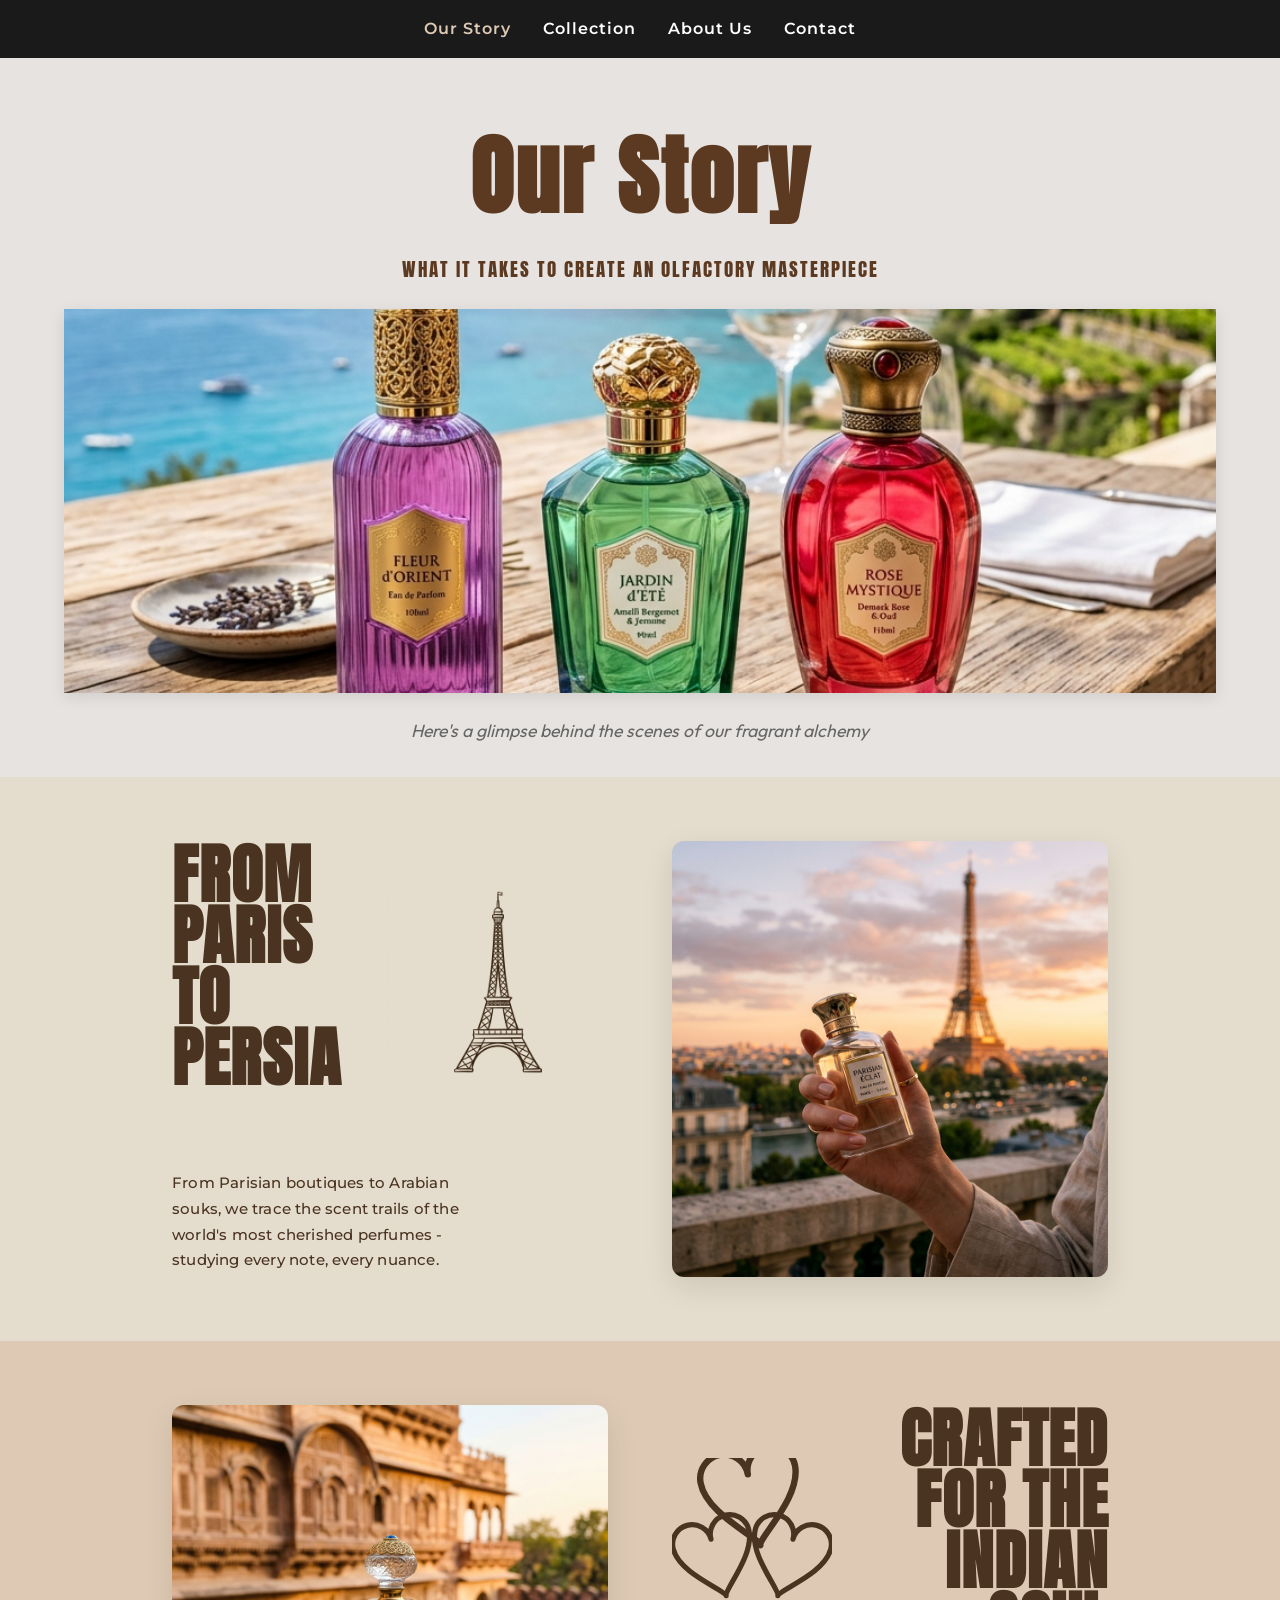
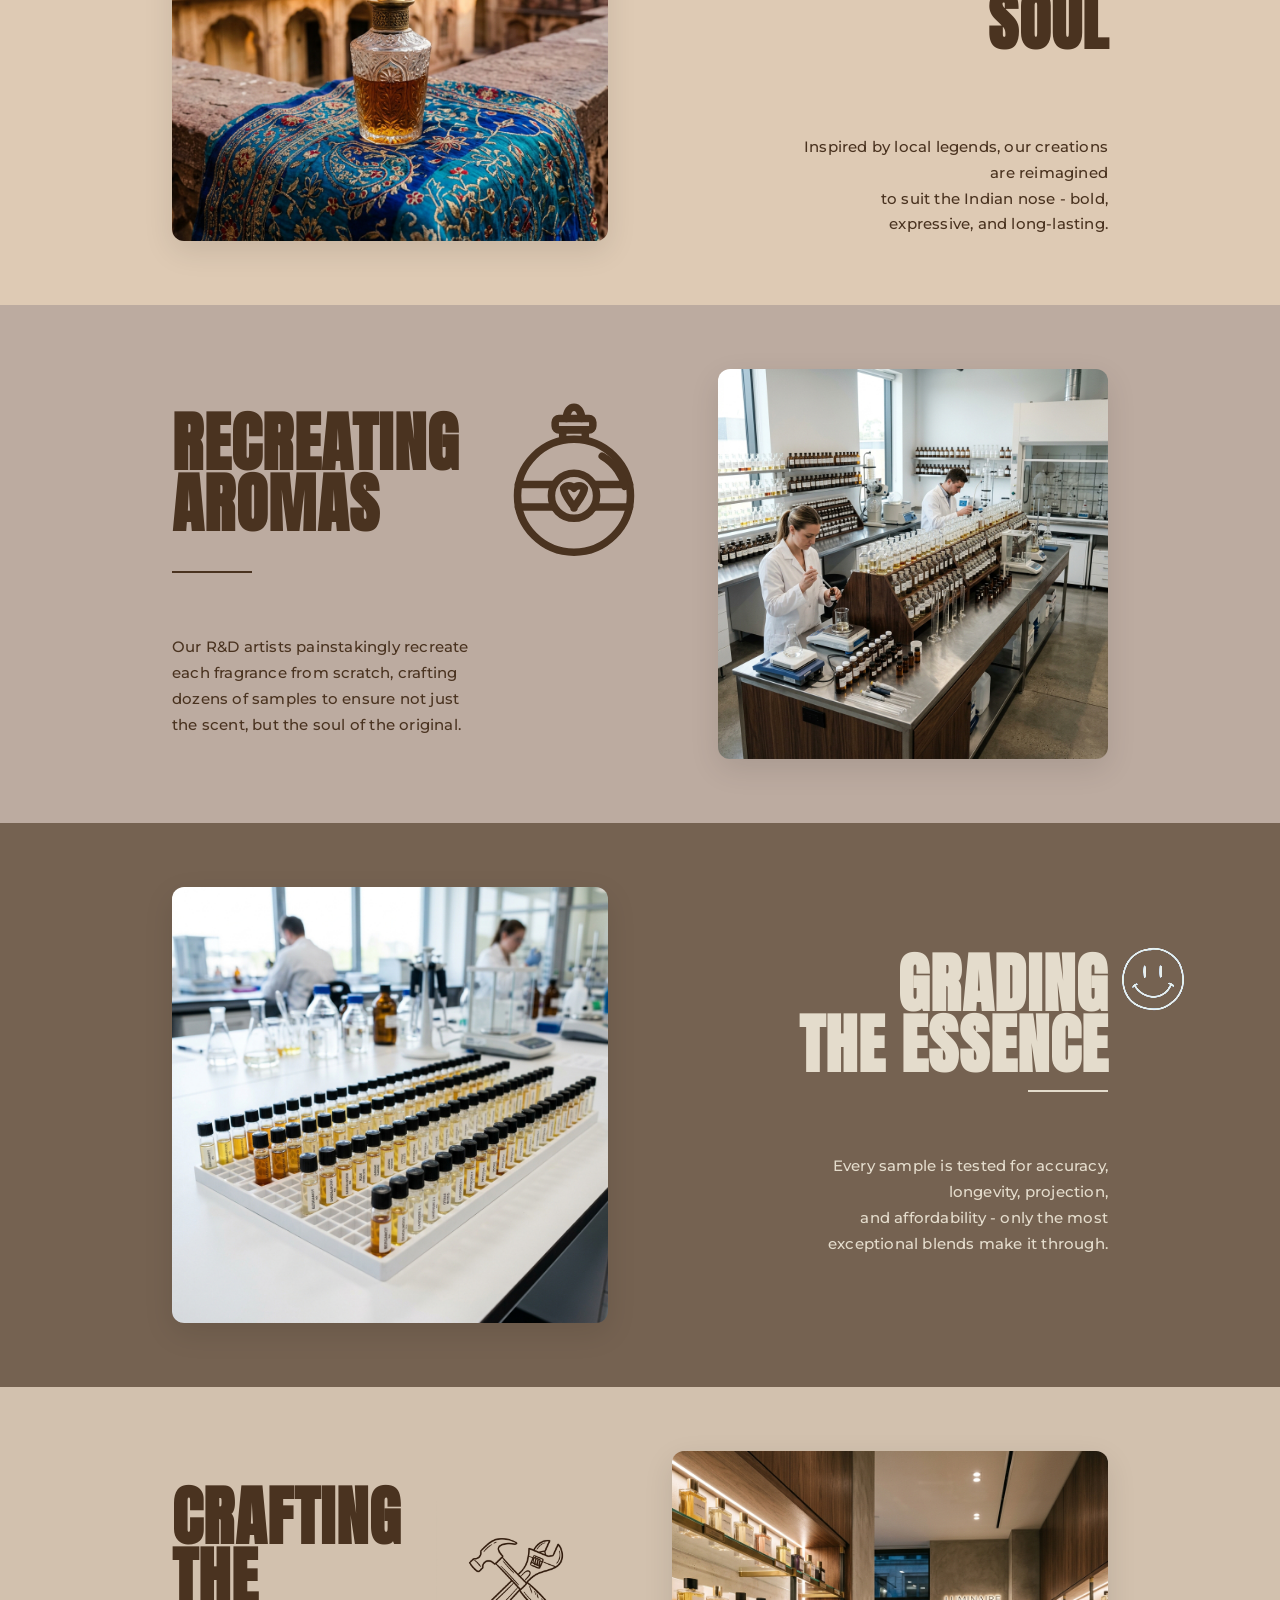
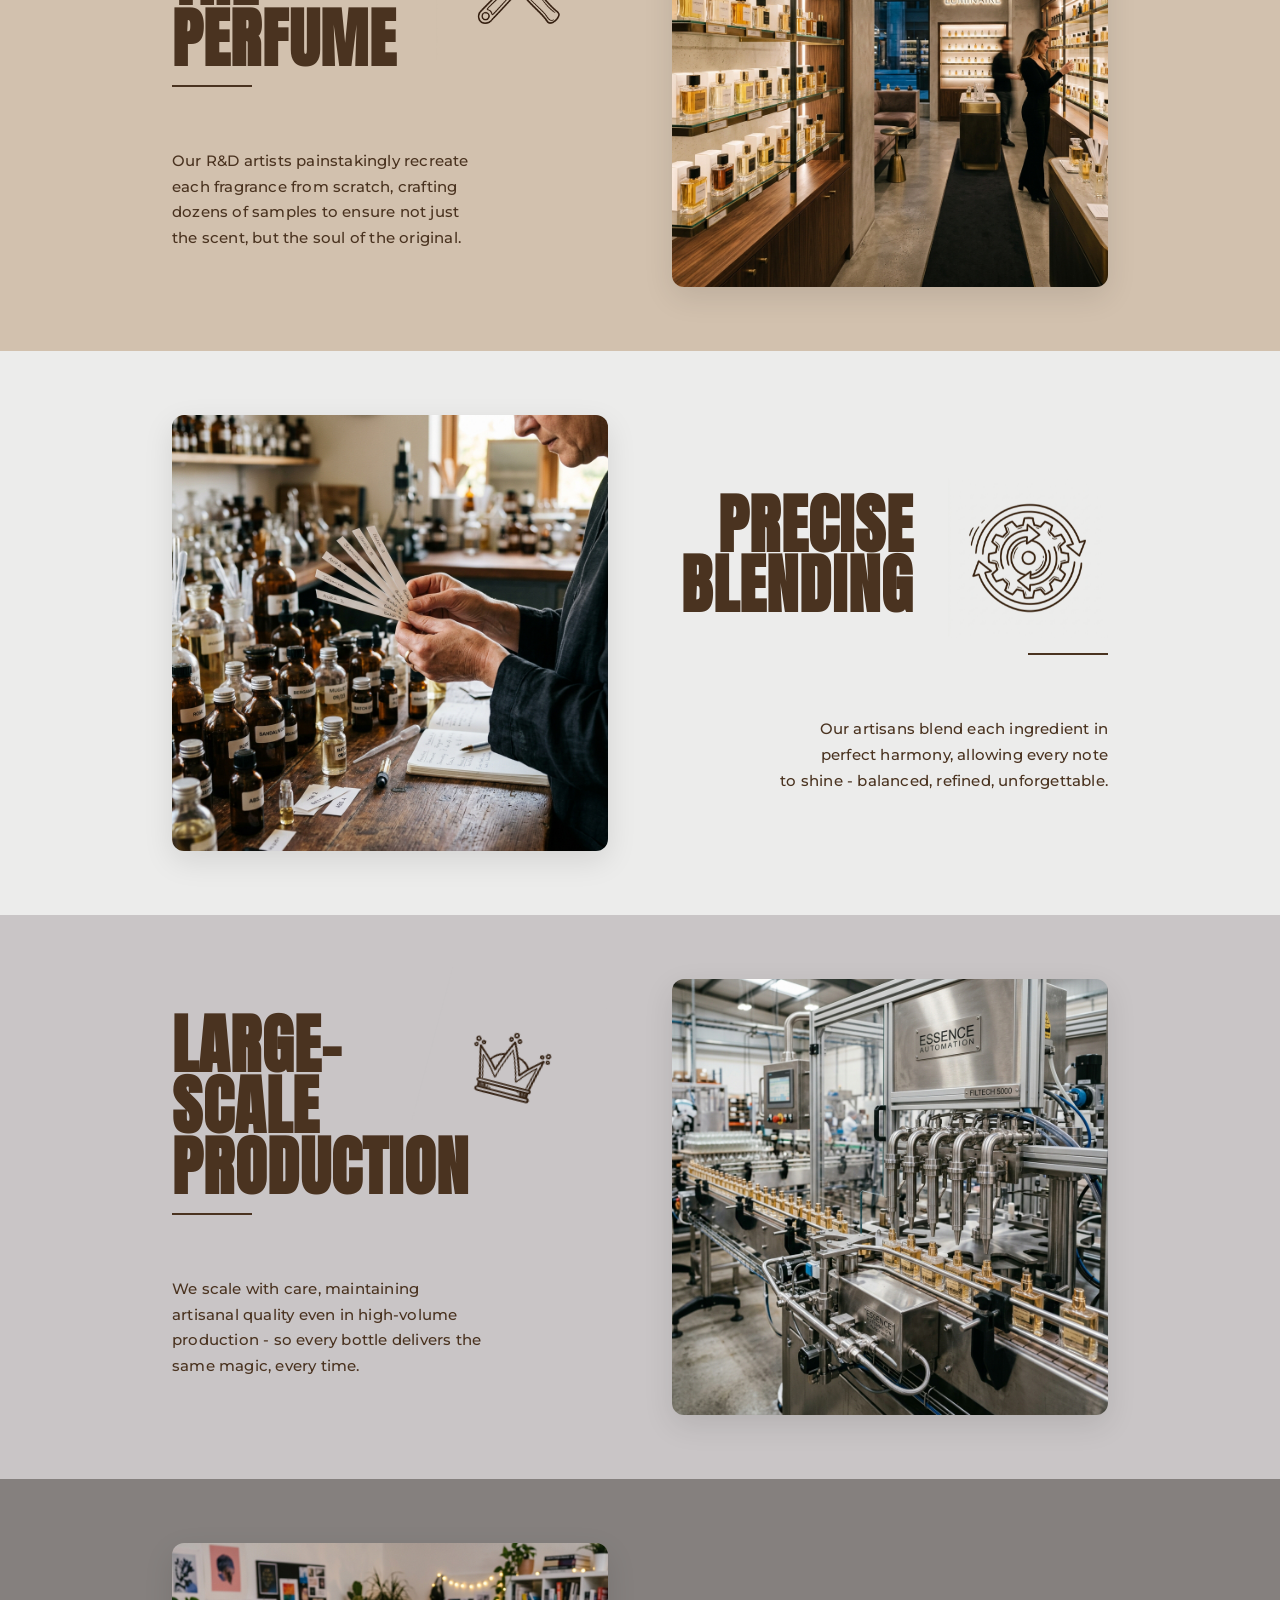
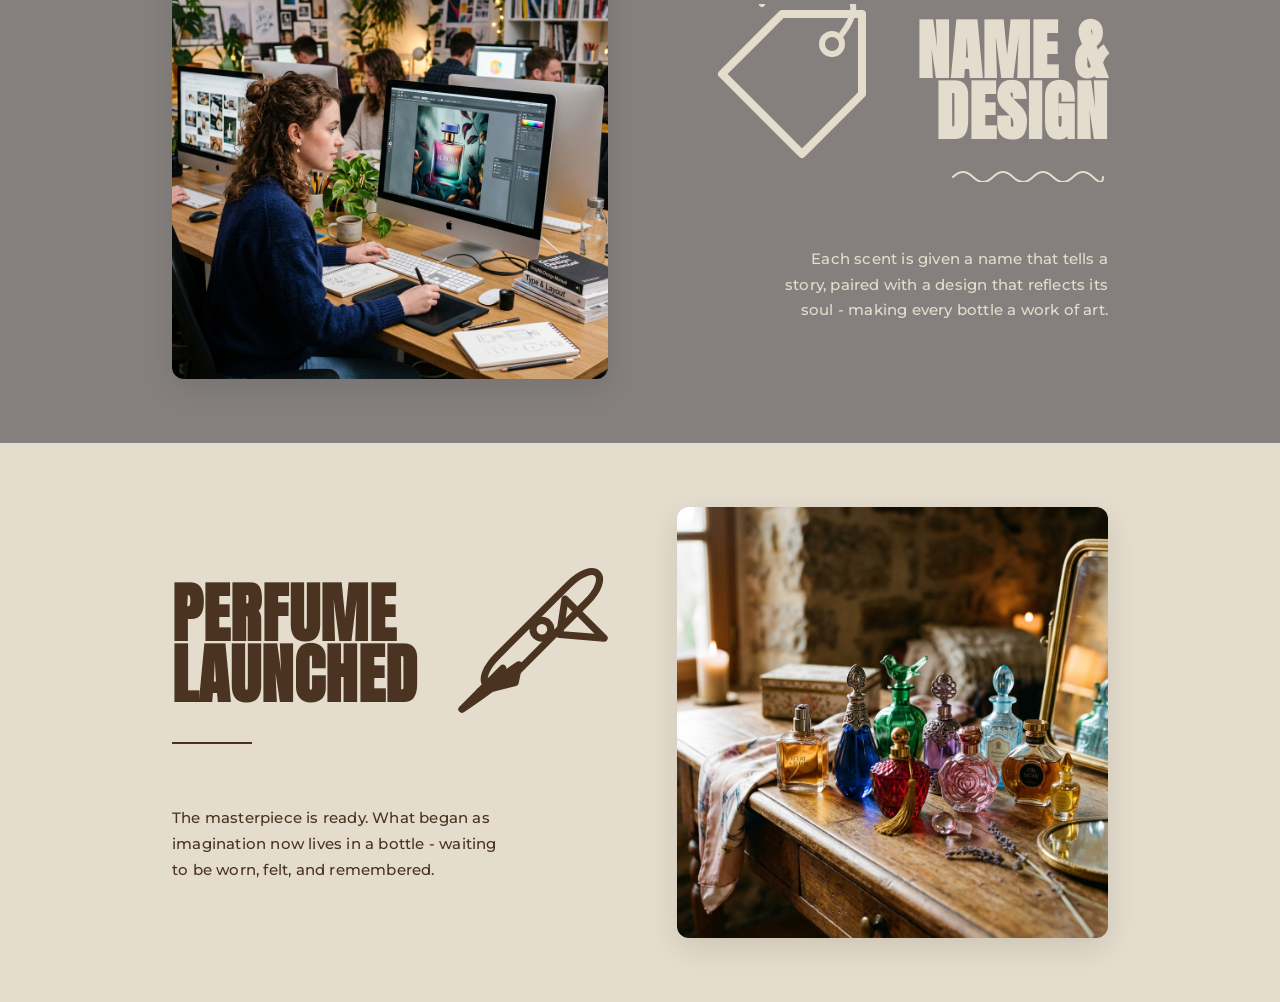
<file: index.html>
<!DOCTYPE html>
<html lang="en">
<head>
    <meta name="viewport" content="width=1024">
    <title>Our Story - Olfactory Masterpiece</title>
    
    <!-- Google Fonts for exact typography match -->
    <link rel="preconnect" href="https://fonts.googleapis.com">
    <link rel="preconnect" href="https://fonts.gstatic.com" crossorigin>
    <link href="https://fonts.googleapis.com/css2?family=Anton&family=Montserrat:wght@400;500;600&display=swap" rel="stylesheet">
    
    <link rel="stylesheet" href="styles.css">
    <!-- Using FontAwesome for simple icons that mimic the hand-drawn ones in the design -->
    <link rel="stylesheet" href="https://cdnjs.cloudflare.com/ajax/libs/font-awesome/6.4.0/css/all.min.css">
    <!-- Google Fonts -->
    <link href="https://fonts.googleapis.com/css2?family=Anton&family=Outfit:wght@300;400;600&display=swap" rel="stylesheet">
</head>
<body>
    <nav class="navbar">
        <a href="index.html" class="active">Our Story</a>
        <a href="page2.html">Collection</a>
        <a href="page3.html">About Us</a>
        <a href="page4.html">Contact</a>
    </nav>

    <header class="hero-section">
        <div class="hero-content">
            <h1>Our Story</h1>
            <p class="subtitle">WHAT IT TAKES TO CREATE AN OLFACTORY MASTERPIECE</p>
        </div>
        <div class="hero-image">
            <img src="assets/hero_perfume_1779646020431.png" alt="Perfume Bottles">
        </div>
        <p class="hero-bottom-text">Here's a glimpse behind the scenes of our fragrant alchemy</p>
    </header>

    <main>
        <!-- Section 1 -->
        <section class="timeline-section bg-light-beige">
            <div class="container row">
                <div class="content-box align-left">
                    <div class="title-group-wrapper">
                        <div class="title-and-icon-row">
                            <div class="title-text-stack">
                                <h2 class="title-part">FROM PARIS</h2>
                                <h2 class="title-part">TO PERSIA</h2>
                            </div>
                            <div class="icon-wrapper" style="align-items: flex-end;">
                                <img src="assets/icon_eiffel_tower_1779648137718.png" alt="Eiffel Tower" class="icon-img" style="height: 220px; margin-bottom: -25px;">
                            </div>
                        </div>
                        <div class="underline-container">
                            <svg class="sketch-underline" viewBox="0 0 160 10" preserveAspectRatio="none" xmlns="http://www.w3.org/2000/svg">
                                <path d="M5,5 Q80,2 155,7" fill="none" stroke="#4a3320" stroke-width="3" stroke-linecap="round"/>
                                <path d="M10,8 Q80,9 150,6" fill="none" stroke="#4a3320" stroke-width="1.5" stroke-linecap="round" opacity="0.6"/>
                            </svg>
                        </div>
                    </div>
                    <p class="centered-text">From Parisian boutiques to Arabian<br>souks, we trace the scent trails of the<br>world's most cherished perfumes -<br>studying every note, every nuance.</p>
                </div>
                <div class="image-box">
                    <img src="assets/paris_persia_1779646039089.png" alt="Paris to Persia">
                </div>
            </div>
        </section>

        <!-- Section 2 -->
        <section class="timeline-section bg-beige row-reverse">
            <div class="container row">
                <div class="image-box">
                    <img src="assets/indian_soul_1779646054018.png" alt="Indian Soul">
                </div>
                <div class="content-box align-right">
                    <div class="title-group-wrapper">
                        <div class="title-and-icon-row">
                            <div class="icon-wrapper" style="margin-right: 25px; margin-top: 15px;">
                                <svg class="sketch-icon" viewBox="10 10 80 80" xmlns="http://www.w3.org/2000/svg" style="width: 160px; height: 160px;">
                                    <defs>
                                        <path id="h-shape" d="M 0 -15 A 15 15 0 0 1 30 -15 C 30 5 0 25 0 30 C 0 25 -30 5 -30 -15 A 15 15 0 0 1 0 -15 Z" />
                                    </defs>
                                    <g fill="none" stroke="#4a3320" stroke-width="4" stroke-linecap="round" stroke-linejoin="round" transform="translate(50, 45)">
                                        <use href="#h-shape" transform="translate(0, -15) rotate(-10) scale(0.8)" />
                                        <use href="#h-shape" transform="translate(-18, 15) rotate(-15) scale(0.65)" />
                                        <use href="#h-shape" transform="translate(18, 15) rotate(15) scale(0.65)" />
                                    </g>
                                </svg>
                            </div>
                            <div class="title-text-stack" style="position: relative;">
                                <h2 class="title-part">CRAFTED</h2>
                                <h2 class="title-part">FOR THE</h2>
                                <h2 class="title-part">INDIAN SOUL</h2>
                            </div>
                        </div>
                        <div class="underline-container">
                            <svg class="sketch-underline" viewBox="0 0 160 10" preserveAspectRatio="none" xmlns="http://www.w3.org/2000/svg">
                                <path d="M5,5 Q80,2 155,7" fill="none" stroke="#4a3320" stroke-width="3" stroke-linecap="round"/>
                            </svg>
                        </div>
                    </div>
                    <p class="centered-text">Inspired by local legends, our creations<br>are reimagined<br>to suit the Indian nose - bold,<br>expressive, and long-lasting.</p>
                </div>
            </div>
        </section>

        <!-- Section 3 -->
        <section class="timeline-section bg-warm-grey">
            <div class="container row">
                <div class="content-box align-left">
                    <div class="title-group-wrapper">
                        <div class="title-and-icon-row">
                            <div class="title-text-stack">
                                <h2 class="title-part">RECREATING</h2>
                                <h2 class="title-part">AROMAS</h2>
                            </div>
                            <div class="icon-wrapper" style="margin-left: 20px;">
                                <svg class="sketch-icon" viewBox="15 10 70 85" xmlns="http://www.w3.org/2000/svg" style="width: 160px; height: 160px;">
                                    <g fill="none" stroke="#4a3320" stroke-width="4" stroke-linecap="round" stroke-linejoin="round" transform="translate(50, 48)">
                                        <!-- Main Bottle Body -->
                                        <circle cx="0" cy="15" r="30" />
                                        
                                        <!-- Central Circle -->
                                        <circle cx="0" cy="15" r="12" />
                                        
                                        <!-- Heart inside central circle -->
                                        <path d="M 0 11 A 3.5 3.5 0 0 1 5.5 11 C 5.5 15 0 20 0 21.5 C 0 20 -5.5 15 -5.5 11 A 3.5 3.5 0 0 1 0 11 Z" />
                                        
                                        <!-- Left Band -->
                                        <path d="M -29.5 9 L -11 9" />
                                        <path d="M -29.5 21 L -11 21" />
                                        
                                        <!-- Right Band -->
                                        <path d="M 29.5 9 L 11 9" />
                                        <path d="M 29.5 21 L 11 21" />
                                        
                                        <!-- Bottle Neck -->
                                        <path d="M -6 -15 L -6 -20" />
                                        <path d="M 6 -15 L 6 -20" />
                                        
                                        <!-- Cap Base -->
                                        <rect x="-10" y="-26" width="20" height="6" rx="2" />
                                        
                                        <!-- Cap Top Loop -->
                                        <path d="M -4 -26 C -4 -34, 4 -34, 4 -26" />
                                        
                                        <!-- Little Highlight -->
                                        <path d="M 15 -6 C 22 -2, 26 5, 27 10" />
                                    </g>
                                </svg>
                            </div>
                        </div>
                        <div class="underline-container">
                            <div class="straight-line"></div>
                        </div>
                    </div>
                    <p class="centered-text">Our R&D artists painstakingly recreate<br>each fragrance from scratch, crafting<br>dozens of samples to ensure not just<br>the scent, but the soul of the original.</p>
                </div>
                <div class="image-box">
                    <img src="assets/recreating_aromas_1779646075109.png" alt="Recreating Aromas">
                </div>
            </div>
        </section>

        <!-- Section 4 -->
        <section class="timeline-section bg-dark-brown text-light">
            <div class="container row">
                <div class="image-box">
                    <img src="assets/grading_essence_1779646091634.png" alt="Grading Essence">
                </div>
                <div class="content-box align-right">
                    <div class="title-group-wrapper">
                        <div class="title-text-stack" style="position: relative;">
                            <h2 class="title-part text-light-h2">GRADING</h2>
                            <h2 class="title-part text-light-h2">THE ESSENCE</h2>
                            <img src="assets/icon_smiley_1779648184503.png" alt="Smiley" class="icon-img icon-img-light" style="position: absolute; right: -120px; top: -50px; width: 150px; height: 150px;">
                        </div>
                        <div class="underline-container">
                            <div class="straight-line"></div>
                        </div>
                    </div>
                    <p class="centered-text" style="color: #e4dccc;">Every sample is tested for accuracy,<br>longevity, projection,<br>and affordability - only the most<br>exceptional blends make it through.</p>
                </div>
            </div>
        </section>

        <!-- Section 5 -->
        <section class="timeline-section bg-tan">
            <div class="container row">
                <div class="content-box align-left">
                    <div class="title-group-wrapper">
                        <div class="title-and-icon-row">
                            <div class="title-text-stack">
                                <h2 class="title-part">CRAFTING</h2>
                                <h2 class="title-part">THE</h2>
                                <h2 class="title-part">PERFUME</h2>
                            </div>
                            <div class="icon-wrapper" style="align-self: center; margin-left: 20px;">
                                <img src="assets/icon_hammer_wrench_1779648198182.png" alt="Hammer Wrench" class="icon-img" style="width: 160px; height: 160px;">
                            </div>
                        </div>
                        <div class="underline-container">
                            <div class="straight-line"></div>
                        </div>
                    </div>
                    <p class="centered-text">Our R&D artists painstakingly recreate<br>each fragrance from scratch, crafting<br>dozens of samples to ensure not just<br>the scent, but the soul of the original.</p>
                </div>
                <div class="image-box">
                    <img src="assets/crafting_perfume_1779646106072.png" alt="Crafting Perfume">
                </div>
            </div>
        </section>

        <!-- Section 6 -->
        <section class="timeline-section bg-light-grey row-reverse">
            <div class="container row">
                <div class="image-box">
                    <img src="assets/precise_blending_1779646126170.png" alt="Precise Blending">
                </div>
                <div class="content-box align-right">
                    <div class="title-group-wrapper">
                        <div class="title-and-icon-row">
                            <div class="title-text-stack">
                                <h2 class="title-part">PRECISE</h2>
                                <h2 class="title-part">BLENDING</h2>
                            </div>
                            <div class="icon-wrapper" style="align-self: center; margin-left: 20px;">
                                <img src="assets/icon_gear_arrows_1779648211788.png" alt="Gear Arrows" class="icon-img" style="width: 160px; height: 160px;">
                            </div>
                        </div>
                        <div class="underline-container">
                            <div class="straight-line"></div>
                        </div>
                    </div>
                    <p class="centered-text">Our artisans blend each ingredient in<br>perfect harmony, allowing every note<br>to shine - balanced, refined, unforgettable.</p>
                </div>
            </div>
        </section>

        <!-- Section 7 -->
        <section class="timeline-section bg-medium-grey">
            <div class="container row">
                <div class="content-box align-left">
                    <div class="title-group-wrapper">
                        <div class="title-and-icon-row">
                            <div class="title-text-stack" style="position: relative;">
                                <h2 class="title-part">LARGE-</h2>
                                <h2 class="title-part">SCALE</h2>
                                <h2 class="title-part">PRODUCTION</h2>
                                <img src="assets/icon_crown_1779648233152.png" alt="Crown" class="icon-img" style="position: absolute; right: -120px; top: -30px; width: 160px; height: 160px; transform: rotate(15deg);">
                            </div>
                        </div>
                        <div class="underline-container">
                            <div class="straight-line"></div>
                        </div>
                    </div>
                    <p class="centered-text">We scale with care, maintaining<br>artisanal quality even in high-volume<br>production - so every bottle delivers the<br>same magic, every time.</p>
                </div>
                <div class="image-box">
                    <img src="assets/large_scale_1779646142988.png" alt="Large Scale">
                </div>
            </div>
        </section>

        <!-- Section 8 -->
        <section class="timeline-section bg-dark-grey text-light">
            <div class="container row">
                <div class="image-box">
                    <img src="assets/name_design_1779646159062.png" alt="Name and Design">
                </div>
                <div class="content-box align-right">
                    <div class="title-group-wrapper">
                        <div class="title-and-icon-row">
                            <div class="icon-wrapper" style="margin-right: 30px;">
                                <!-- Tag SVG -->
                                <svg class="sketch-icon" viewBox="15 15 80 80" xmlns="http://www.w3.org/2000/svg" style="width: 160px; height: 160px;">
                                    <path d="M20,50 L50,20 L90,20 L90,60 L60,90 Z" fill="none" stroke="#e4dccc" stroke-width="4" stroke-linejoin="round"/>
                                    <circle cx="75" cy="35" r="5" fill="none" stroke="#e4dccc" stroke-width="3"/>
                                    <path d="M80,30 Q95,10 70,5 Q50,0 40,15" fill="none" stroke="#e4dccc" stroke-width="3" stroke-linecap="round"/>
                                </svg>
                            </div>
                            <div class="title-text-stack">
                                <h2 class="title-part text-light-h2">NAME &</h2>
                                <h2 class="title-part text-light-h2">DESIGN</h2>
                            </div>
                        </div>
                        <div class="underline-container">
                            <svg class="sketch-underline" viewBox="0 0 160 15" preserveAspectRatio="none" xmlns="http://www.w3.org/2000/svg" style="height: 15px;">
                                <path d="M5,10 Q15,0 25,10 T45,10 T65,10 T85,10 T105,10 T125,10 T145,10 T155,10" fill="none" stroke="#e4dccc" stroke-width="2" stroke-linecap="round"/>
                            </svg>
                        </div>
                    </div>
                    <p class="centered-text" style="color: #e4dccc;">Each scent is given a name that tells a<br>story, paired with a design that reflects its<br>soul - making every bottle a work of art.</p>
                </div>
            </div>
        </section>

        <!-- Section 9 -->
        <section class="timeline-section bg-light-beige">
            <div class="container row">
                <div class="content-box align-left">
                    <div class="title-group-wrapper">
                        <div class="title-and-icon-row">
                            <div class="title-text-stack">
                                <h2 class="title-part">PERFUME</h2>
                                <h2 class="title-part">LAUNCHED</h2>
                            </div>
                            <div class="icon-wrapper" style="align-self: center; margin-left: 20px;">
                                <!-- Rocket SVG -->
                                <svg class="sketch-icon" viewBox="5 15 90 80" xmlns="http://www.w3.org/2000/svg" style="width: 160px; height: 160px;">
                                    <g stroke="#4a3320" stroke-width="4" fill="none" stroke-linejoin="round" stroke-linecap="round">
                                        <!-- Main capsule body -->
                                        <path d="M30,60 L70,20 C85,5 95,15 80,30 L40,70 C25,85 15,75 30,60 Z" />
                                        <!-- Window -->
                                        <circle cx="55" cy="45" r="5" />
                                        <!-- Right Fin -->
                                        <path d="M68,28 L90,50 L65,48 Z" />
                                        <!-- Left Fin -->
                                        <path d="M42,65 L20,80 L40,75 Z" />
                                        <!-- Flame -->
                                        <path d="M33,67 L10,90 C25,80 30,75 40,70" />
                                    </g>
                                </svg>
                            </div>
                        </div>
                        <div class="underline-container">
                            <div class="straight-line"></div>
                        </div>
                    </div>
                    <p class="centered-text">The masterpiece is ready. What began as<br>imagination now lives in a bottle - waiting<br>to be worn, felt, and remembered.</p>
                </div>
                <div class="image-box">
                    <img src="assets/perfume_launched_1779646178149.png" alt="Launched">
                </div>
            </div>
        </section>
    </main>
</body>
</html>
</file>
<file: styles.css>
/* Reset and Base Styles */
* {
    margin: 0;
    padding: 0;
    box-sizing: border-box;
}

body {
    font-family: 'Montserrat', sans-serif;
    color: #2b2b2b;
    line-height: 1.6;
    background-color: #f8f5f0;
}

/* Navbar for boilerplate pages */
.navbar {
    background-color: #1a1a1a;
    padding: 1rem 2rem;
    display: flex;
    justify-content: center;
    gap: 2rem;
}

.navbar a {
    color: #fff;
    text-decoration: none;
    font-weight: 600;
    letter-spacing: 1px;
    transition: color 0.3s ease;
}

.navbar a:hover, .navbar a.active {
    color: #decab4;
}

/* Typography */
h1 {
    font-family: 'Anton', sans-serif;
    font-size: 5.5rem;
    color: #5c3a21; /* Brown color to match design */
    letter-spacing: 2px;
    margin-bottom: 0.5rem;
}

h2 {
    font-family: 'Anton', sans-serif;
    font-size: 3.5rem;
    line-height: 0.95;
    color: #2b2b2b;
    letter-spacing: 1.5px;
    text-transform: uppercase;
}

.subtitle {
    font-family: 'Anton', sans-serif;
    font-weight: 400;
    letter-spacing: 2px;
    font-size: 1.2rem;
    text-transform: uppercase;
    color: #5c3a21; /* Brown color */
    margin: 0 auto 1.5rem auto;
    max-width: none;
    text-align: center;
}

p {
    font-size: 1rem;
    max-width: 350px;
    margin-top: 1.5rem;
}

.text-light h2, .text-light p {
    color: #e4dccc;
}

/* Layout */
.container {
    max-width: 1000px;
    margin: 0 auto;
    padding: 4rem 2rem;
}

.row {
    display: flex;
    align-items: center;
    justify-content: space-between;
    gap: 4rem;
}

/* Hero Section */
.hero-section {
    background-color: #e6e3e0;
    text-align: center;
    padding-top: 3rem;
    padding-bottom: 2rem;
}

.hero-image {
    width: 90%;
    max-width: 1200px;
    margin: 0 auto;
}

.hero-image img {
    width: 100%;
    aspect-ratio: 3 / 1;
    object-fit: cover;
    object-position: center 70%;
    display: block;
    box-shadow: 0 4px 15px rgba(0,0,0,0.1);
}

.hero-bottom-text {
    font-family: 'Outfit', sans-serif;
    font-style: italic;
    font-size: 1.1rem;
    color: #666;
    margin: 1.5rem auto 0 auto;
    max-width: 100%;
}

/* Timeline Sections */
.timeline-section {
    position: relative;
}

.content-box {
    flex: 1;
    display: flex;
    flex-direction: column;
}

.content-box.align-right {
    align-items: flex-end;
    text-align: right;
}

.image-box {
    flex: 1;
}

.image-box img {
    width: 100%;
    max-width: 450px;
    height: auto;
    border-radius: 12px;
    object-fit: cover;
    box-shadow: 0 10px 30px rgba(0,0,0,0.1);
    display: block;
    margin: 0 auto;
}

/* Title with Icon Layout */
.title-with-icon {
    display: flex;
    align-items: flex-end;
    gap: 1rem;
    position: relative;
}

.title-with-icon.right-align {
    flex-direction: row;
    justify-content: flex-end;
}

.icon {
    font-size: 3rem;
    color: #2b2b2b;
    margin-bottom: 0.5rem;
    opacity: 0.8;
}

.text-light .icon {
    color: #e4dccc;
}

.icon.multi {
    font-size: 2rem;
    display: flex;
    flex-direction: column;
    gap: 5px;
}

/* Background Colors */
.bg-light-beige { background-color: #e4dccc; }
.bg-beige { background-color: #decab4; }
.bg-warm-grey { background-color: #bcaba0; }
.bg-dark-brown { background-color: #756251; }
.bg-tan { background-color: #d2c1ae; }
.bg-light-grey { background-color: #ececeb; }
.bg-medium-grey { background-color: #c9c5c6; }
.bg-dark-grey { background-color: #85807e; }

.content-box p {
    position: relative;
    padding-top: 1.5rem;
}

/* Custom Alignment Layouts */
.content-box {
    display: flex;
    flex-direction: column;
}

.align-left {
    align-items: flex-start;
}

.align-right {
    align-items: flex-end;
}

.title-group-wrapper {
    display: flex;
    flex-direction: column;
    margin-bottom: 2rem;
}

.align-left .title-group-wrapper {
    align-items: flex-start;
}

.align-right .title-group-wrapper {
    align-items: flex-end;
}

.title-and-icon-row {
    display: flex;
    align-items: center;
    gap: 15px;
}

.align-left .title-and-icon-row {
    justify-content: flex-start;
}

.align-right .title-and-icon-row {
    justify-content: flex-end;
}

.title-text-stack {
    display: flex;
    flex-direction: column;
}

.align-left .title-text-stack {
    align-items: flex-start;
}

.align-right .title-text-stack {
    align-items: flex-end;
}

.title-text-stack .title-part {
    color: #4a3320;
    font-size: 4rem;
    line-height: 0.95;
    margin: 0;
    letter-spacing: 1px;
    font-family: 'Anton', sans-serif;
}

.align-left .title-part {
    text-align: left;
}

.align-right .title-part {
    text-align: right;
}

.text-light-h2 {
    color: #e4dccc !important;
}

.icon-wrapper {
    display: flex;
    align-items: center;
    margin-top: 5px;
}

.sketch-icon {
    width: 80px;
    height: 100px;
}

.icon-img {
    object-fit: contain;
    mix-blend-mode: multiply;
}

.icon-img-light {
    filter: invert(1) contrast(200%);
    mix-blend-mode: screen;
    opacity: 0.9;
}

.align-left .underline-container {
    justify-content: flex-start;
}

.align-right .underline-container {
    justify-content: flex-end;
}

.align-left .centered-text {
    text-align: left;
}

.align-right .centered-text {
    text-align: right;
}

.centered-text {
    font-size: 0.95rem;
    font-weight: 500;
    letter-spacing: 0.2px;
    line-height: 1.7;
    color: #4a3320;
    max-width: 350px;
    margin: 0;
}

.straight-line {
    width: 80px;
    height: 2px;
    background-color: #4a3320;
    margin-top: 15px;
    margin-bottom: 5px;
}

.text-light .straight-line {
    background-color: #e4dccc;
}

/* Responsive removed as per user request to keep desktop view on mobile exactly the same */
@media (max-width: 768px) {
    /* Keep row flex direction */
    .container {
        padding: 2rem 1rem;
    }
    
    .row {
        gap: 1.5rem;
    }
    
    h1 {
        font-size: 3.5rem;
    }
    
    .image-box img {
        border-radius: 8px;
    }
    
    .title-group-wrapper {
        zoom: 0.45;
        /* Firefox fallback */
        -moz-transform: scale(0.45);
        -moz-transform-origin: center left;
    }
    
    .align-right .title-group-wrapper {
        -moz-transform-origin: center right;
    }
    
    .centered-text {
        font-size: 0.8rem;
    }
}
</file>
